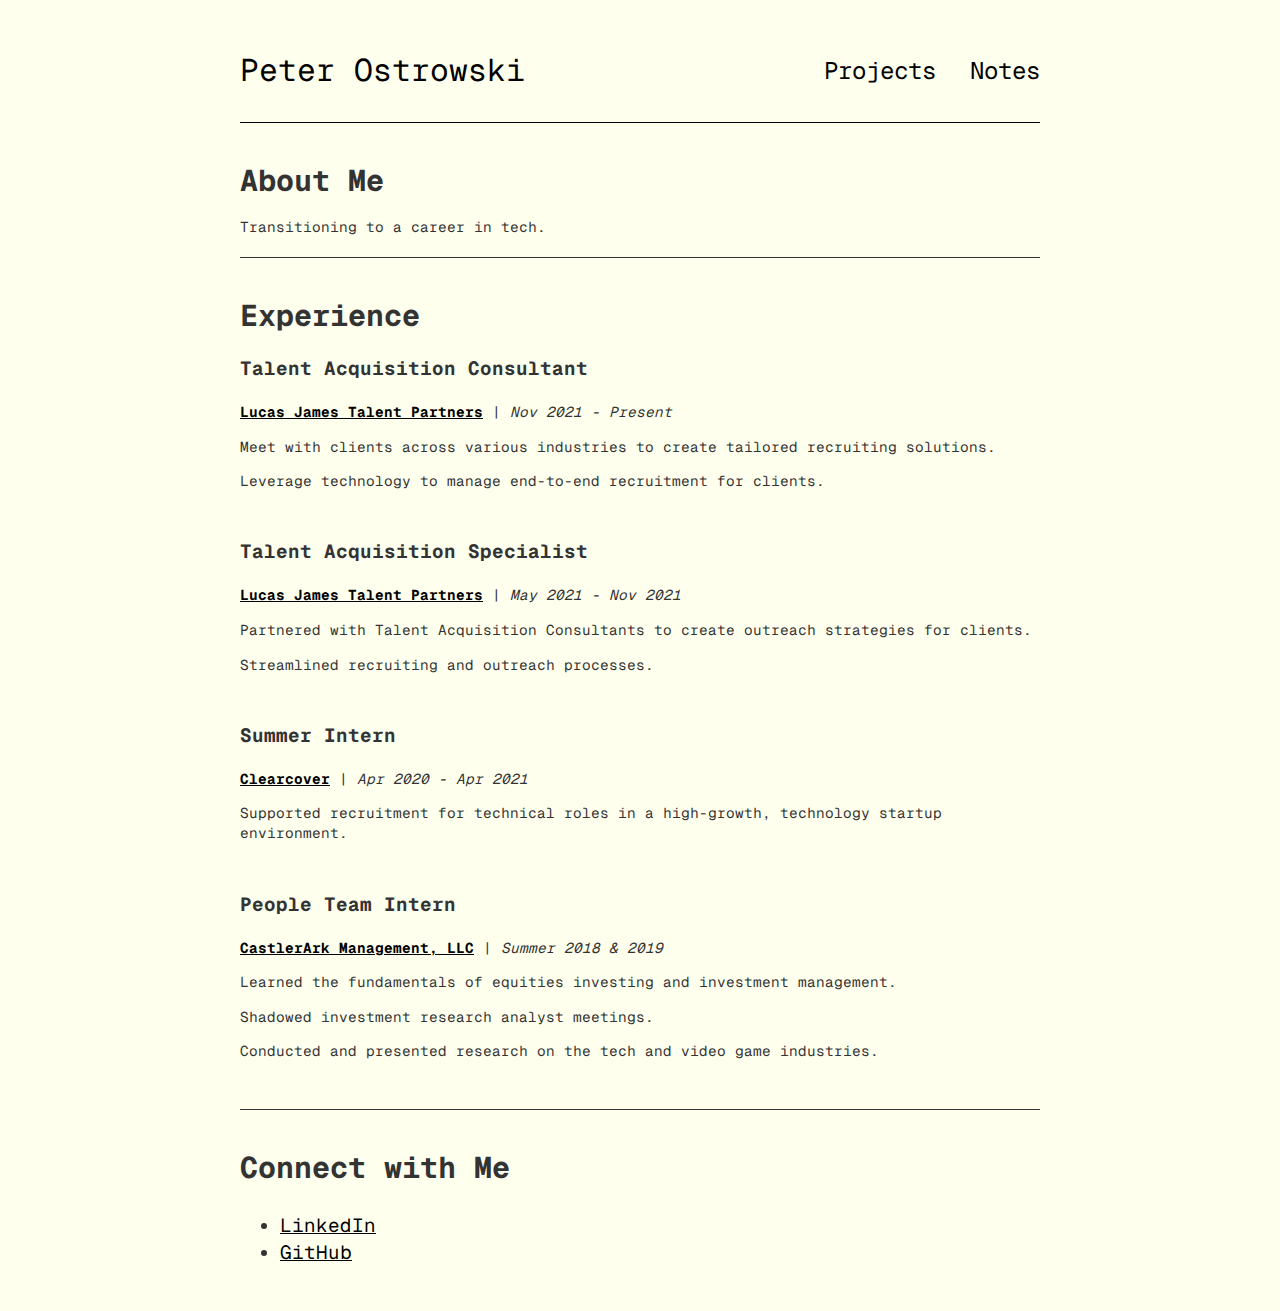
<file: index.html>
<!DOCTYPE html>
<html lang="en">
<head>
    <meta charset="UTF-8">
    <meta name="viewport" content="width=device-width, initial-scale=1.0">
    <title>Peter Ostrowski</title>
    <link rel="preconnect" href="https://fonts.googleapis.com">
    <link rel="preconnect" href="https://fonts.gstatic.com" crossorigin>
    <link href="https://fonts.googleapis.com/css2?family=Geist+Mono:wght@100..900&display=swap" rel="stylesheet">
    <link rel="stylesheet" href="styles.css">
</head>
<body>
    <header>
        <nav class="navbar">
            <a href="/" class="logo">Peter Ostrowski</a> <!-- Link to home -->
            <ul class="nav-links">
                <li><a href="projects.html">Projects</a></li>
                <li><a href="notes.html">Notes</a></li>
            </ul>
        </nav>
    </header>

    <main>
        <section id="about">
            <h1>About Me</h1>
            <p>Transitioning to a career in tech.</p>
        </section>
        <div class="divider"></div>

        <section id="experience">
            <h2>Experience</h2>
            <article class="experience-item">
                <h3>Talent Acquisition Consultant</h3>
                <p><span class="company-name"><a href="https://lucasjamestalent.com" target="_blank">Lucas James Talent Partners</a></span> | <span class="job-duration">Nov 2021 - Present</span></p>
                <p class="experience-description">Meet with clients across various industries to create tailored recruiting solutions.</p>
                <p class="experience-description">Leverage technology to manage end-to-end recruitment for clients.</p>
            </article>

            <article class="experience-item">
                <h3>Talent Acquisition Specialist</h3>
                <p><span class="company-name"><a href="https://lucasjamestalent.com" target="_blank">Lucas James Talent Partners</a></span> | <span class="job-duration">May 2021 - Nov 2021</span></p>
                <p class="experience-description">Partnered with Talent Acquisition Consultants to create outreach strategies for clients.</p>
                <p class="experience-description">Streamlined recruiting and outreach processes.</p>
            </article>

            <article class="experience-item">
                <h3>Summer Intern</h3>
                <p><span class="company-name"><a href="https://clearcover.com/" target="_blank">Clearcover</a></span> | <span class="job-duration">Apr 2020 - Apr 2021</span></p>
                <p class="experience-description">Supported recruitment for technical roles in a high-growth, technology startup
                    environment.</p>
            </article>

            <article class="experience-item">
                <h3>People Team Intern</h3>
                <p><span class="company-name"><a href="https://castleark.com/" target="_blank">CastlerArk Management, LLC</a></span> | <span class="job-duration">Summer 2018 & 2019</span></p>
                <p class="experience-description">Learned the fundamentals of equities investing and investment management.</p>
                <p class="experience-description">Shadowed investment research analyst meetings.</p>
                <p class="experience-description">Conducted and presented research on the tech and video game industries.</p>
            </article>

        </section>
        <div class="divider"></div>
    </main>
    <footer>
        <div class="social-links">
            <h2>Connect with Me</h2>
            <ul>
                <li>
                    <span class="social-item"><a href="https://www.linkedin.com/in/peter-ostrowski/" target="_blank">LinkedIn</a></span>
                </li>
                <li>
                    <span class="social-item"><a href="https://github.com/pqo98" target="_blank">GitHub</a></span>
                </li>
            </ul>
        </div>
    </footer>
</body>
</html>
</file>
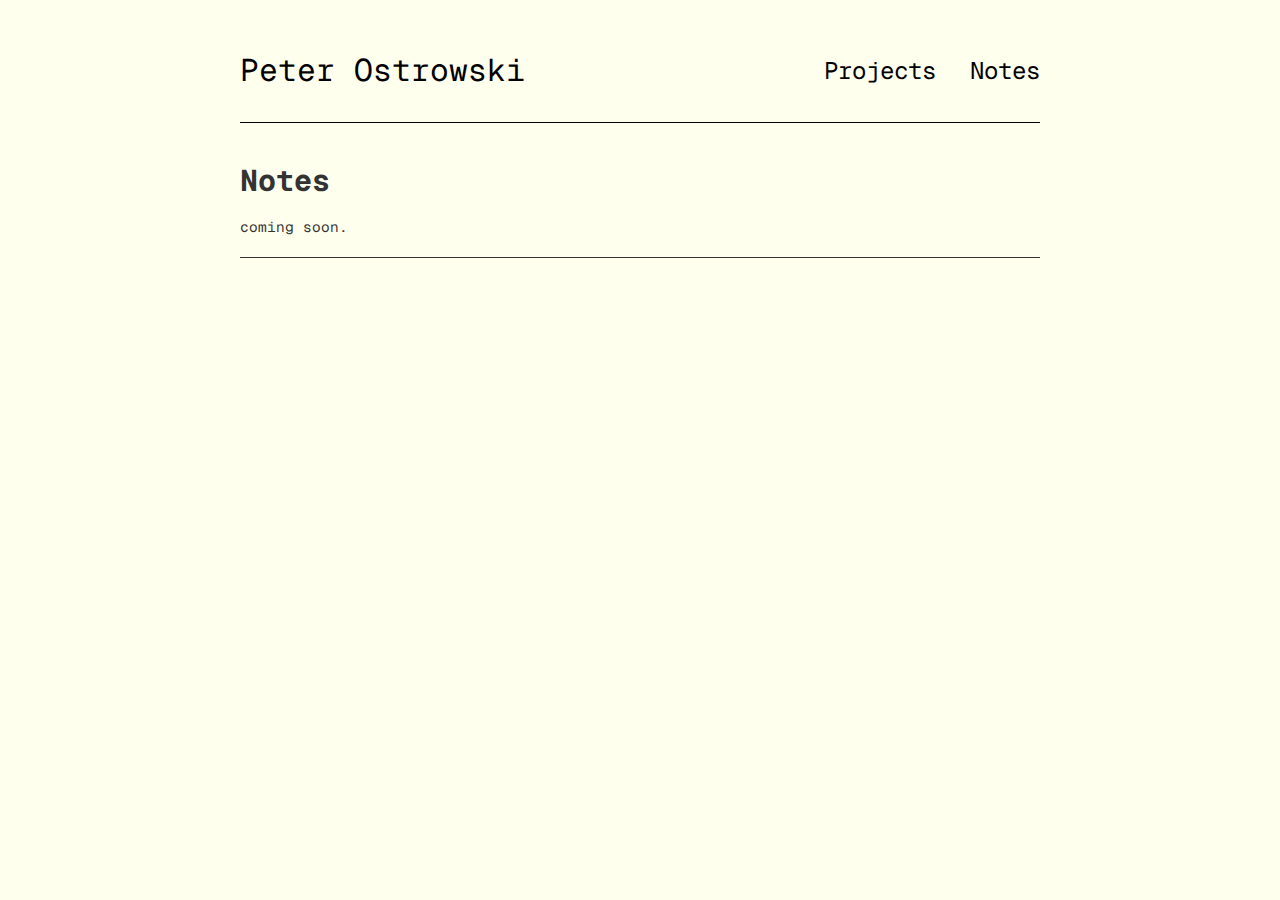
<file: notes.html>
<!DOCTYPE html>
<html lang="en">
<head>
    <meta charset="UTF-8">
    <meta name="viewport" content="width=device-width, initial-scale=1.0">
    <title>Notes</title>
    <link rel="preconnect" href="https://fonts.googleapis.com">
    <link rel="preconnect" href="https://fonts.gstatic.com" crossorigin>
    <link href="https://fonts.googleapis.com/css2?family=Geist+Mono:wght@100..900&display=swap" rel="stylesheet">
    <link rel="stylesheet" href="styles.css">

</head>
<body>
    <header>
        <nav class="navbar">
            <a href="/" class="logo">Peter Ostrowski</a> <!-- Link to home -->
            <ul class="nav-links">
                <li><a href="projects.html">Projects</a></li>
                <li><a href="notes.html">Notes</a></li>
            </ul>
        </nav>
    </header>

    <main>
        <section id="about">
            <h1>Notes</h1>
            <p>coming soon. </p>
        </section>
        <div class="divider"></div>
    </main>
</body>
</html>
</file>
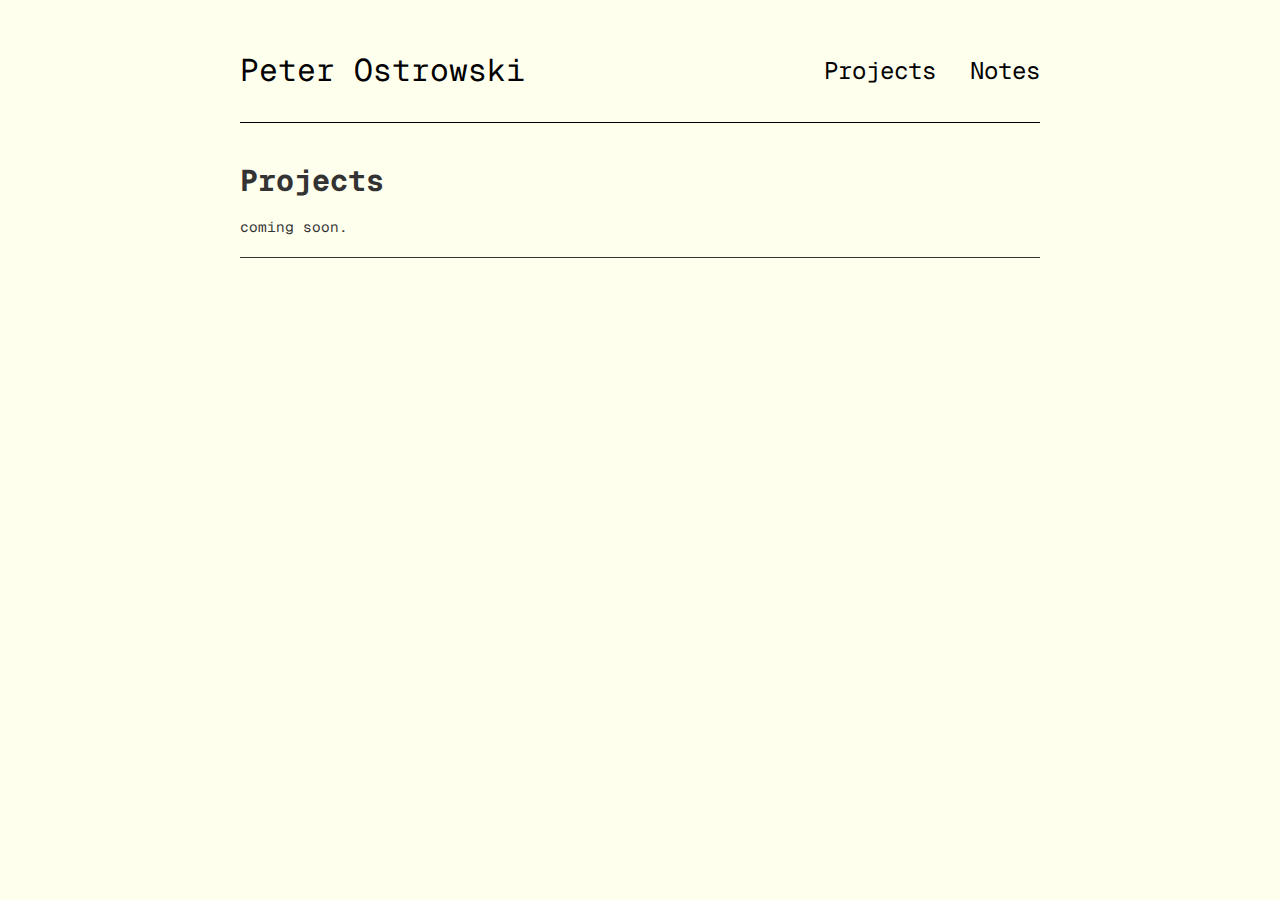
<file: projects.html>
<!DOCTYPE html>
<html lang="en">
<head>
    <meta charset="UTF-8">
    <meta name="viewport" content="width=device-width, initial-scale=1.0">
    <title>Projects</title>
    <link rel="preconnect" href="https://fonts.googleapis.com">
    <link rel="preconnect" href="https://fonts.gstatic.com" crossorigin>
    <link href="https://fonts.googleapis.com/css2?family=Geist+Mono:wght@100..900&display=swap" rel="stylesheet">
    <link rel="stylesheet" href="styles.css">
</head>
<body>
    <header>
        <nav class="navbar">
            <a href="/" class="logo">Peter Ostrowski</a> <!-- Link to home -->
            <ul class="nav-links">
                <li><a href="projects.html">Projects</a></li>
                <li><a href="notes.html">Notes</a></li>
            </ul>
        </nav>
    </header>

    <main>
        <section id="about">
            <h1>Projects</h1>
            <p>coming soon. </p>
        <div class="divider"></div>
    </main>

</body>
</html>
</file>
<file: styles.css>
body { 
    font-family: 'Geist Mono', sans-serif;
    font-size: 24px; 
    line-height: 1.4; 
    margin: 0 auto; /* Center the content */
    padding: 20px; 
    background-color: #ffffee;
    color: #333333;
    max-width: 800px;
}

.navbar {
    display: flex;
    justify-content: space-between;
    align-items: center;
    padding: 10px 0;
    border-bottom: 1px solid #000000;
}

.logo {
    font-size: 1.3em;
    text-decoration: none;
    color: #000000;
}

.nav-links {
    list-style-type: none;
    padding: 0;
}

.nav-links li {
    display: inline;
    margin-left: 20px;
}

.nav-links a {
    text-decoration: none;
    color: #000000;
}

h1 {
    font-size: 1.25em;
    margin-top: 1.25em;
    margin-bottom: 0.5em;
}

h2 {
    font-size: 1.25em;
    margin-top: 1.25em;
    margin-bottom: 0.5em;
}

h3 {
    font-size: 0.8em;
}

p {
    font-size: 0.6em;
}

.divider {
    height: 0.1px; 
    background-color: #333333; 
    margin: 20px 0;
}

.experience-item {
    margin-bottom: 2em;
}

.experience-description {
    line-height: 1.4;
}

.company-name {
    font-weight: bold;
}

.job-duration {
    font-style: italic;
}

a {
    color: #000000;
    text-decoration: underline;
}

a:hover {
    color: dodgerblue;
    transition: color 0.3s;
}

.social-links h2 {
    margin-bottom: 10px;
}

.social-links ul li {
    margin-top: 0;
    font-size: 0.8em;
}

.article-name {
    font-style: italic;
    font-weight: bold;
}

.user-name {
    font-style: italic;
    font-weight: bold;
}
</file>
